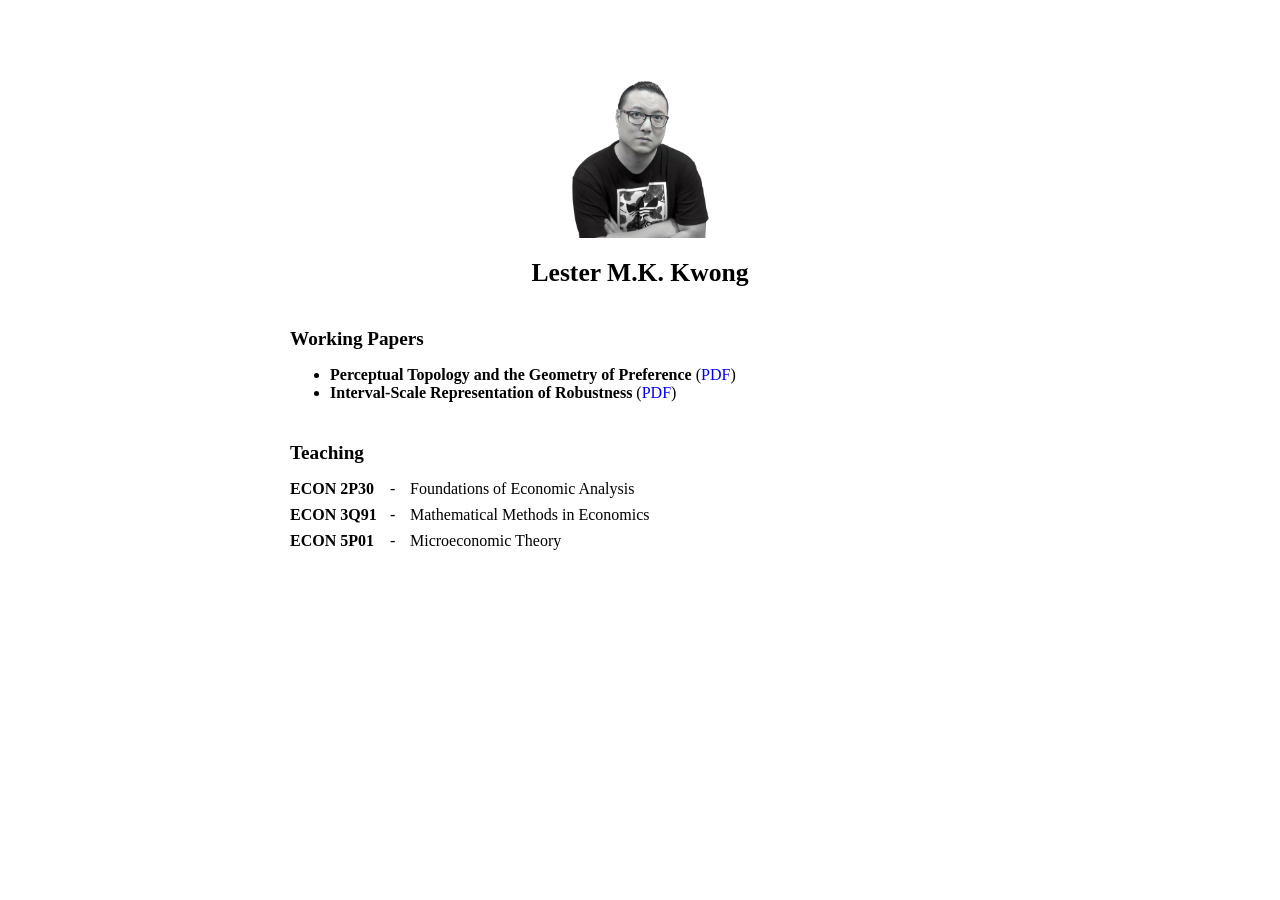
<file: index.html>
<!doctype html>
<html>
  <head>
    <meta charset="utf-8">
    <meta name="robots" content="noindex, nofollow">
    <title>Your Name</title>
    <style>
      body { font-family: serif; max-width: 700px; margin: 60px auto; }
      h1 { font-size: 1.6em; text-align: center; }
      h2 { font-size: 1.2em; margin-top: 40px; }
      a { text-decoration: none; }
      .profile-pic {
        display: block;
        margin: 0 auto 20px;
        width: 160px;
      }
    </style>
  </head>
  <body>

    <img src="me.jpg" alt="Photo of Name" class="profile-pic">

    <h1>Lester M.K. Kwong</h1>   
    <h2>Working Papers</h2>
<ul>
  <li>
    <strong>Perceptual Topology and the Geometry of Preference</strong> (<a href="Kwong_KTopology.pdf">PDF</a>)<br>
  </li>
    <li>
    <strong>Interval-Scale Representation of Robustness</strong> (<a href="Distance_Robustness.pdf">PDF</a>)<br>
  </li>
</ul>

<h2>Teaching</h2>

<style>
  .teaching-list {
    display: grid;
    /* Col 1: Course code, Col 2: Hyphen, Col 3: Title */
    grid-template-columns: 100px 20px 1fr;
    gap: 8px 0; /* 8px vertical gap between rows */
    list-style: none;
    padding-left: 0;
  }

  /* display: contents makes the <li> 'invisible' to the grid 
     so the spans inside can align to the main columns */
  .teaching-list li {
    display: contents;
  }

  .course-code {
    font-weight: bold;
  }
</style>

<ul class="teaching-list">
  <li>
    <span class="course-code">ECON 2P30</span>
    <span>-</span>
    <span>Foundations of Economic Analysis</span>
  </li>
  
  <li>
    <span class="course-code">ECON 3Q91</span>
    <span>-</span>
    <span>Mathematical Methods in Economics</span>
  </li>
  
  <li>
    <span class="course-code">ECON 5P01</span>
    <span>-</span>
    <span>Microeconomic Theory</span>
  </li>
</ul>


</body>
</html>
</file>
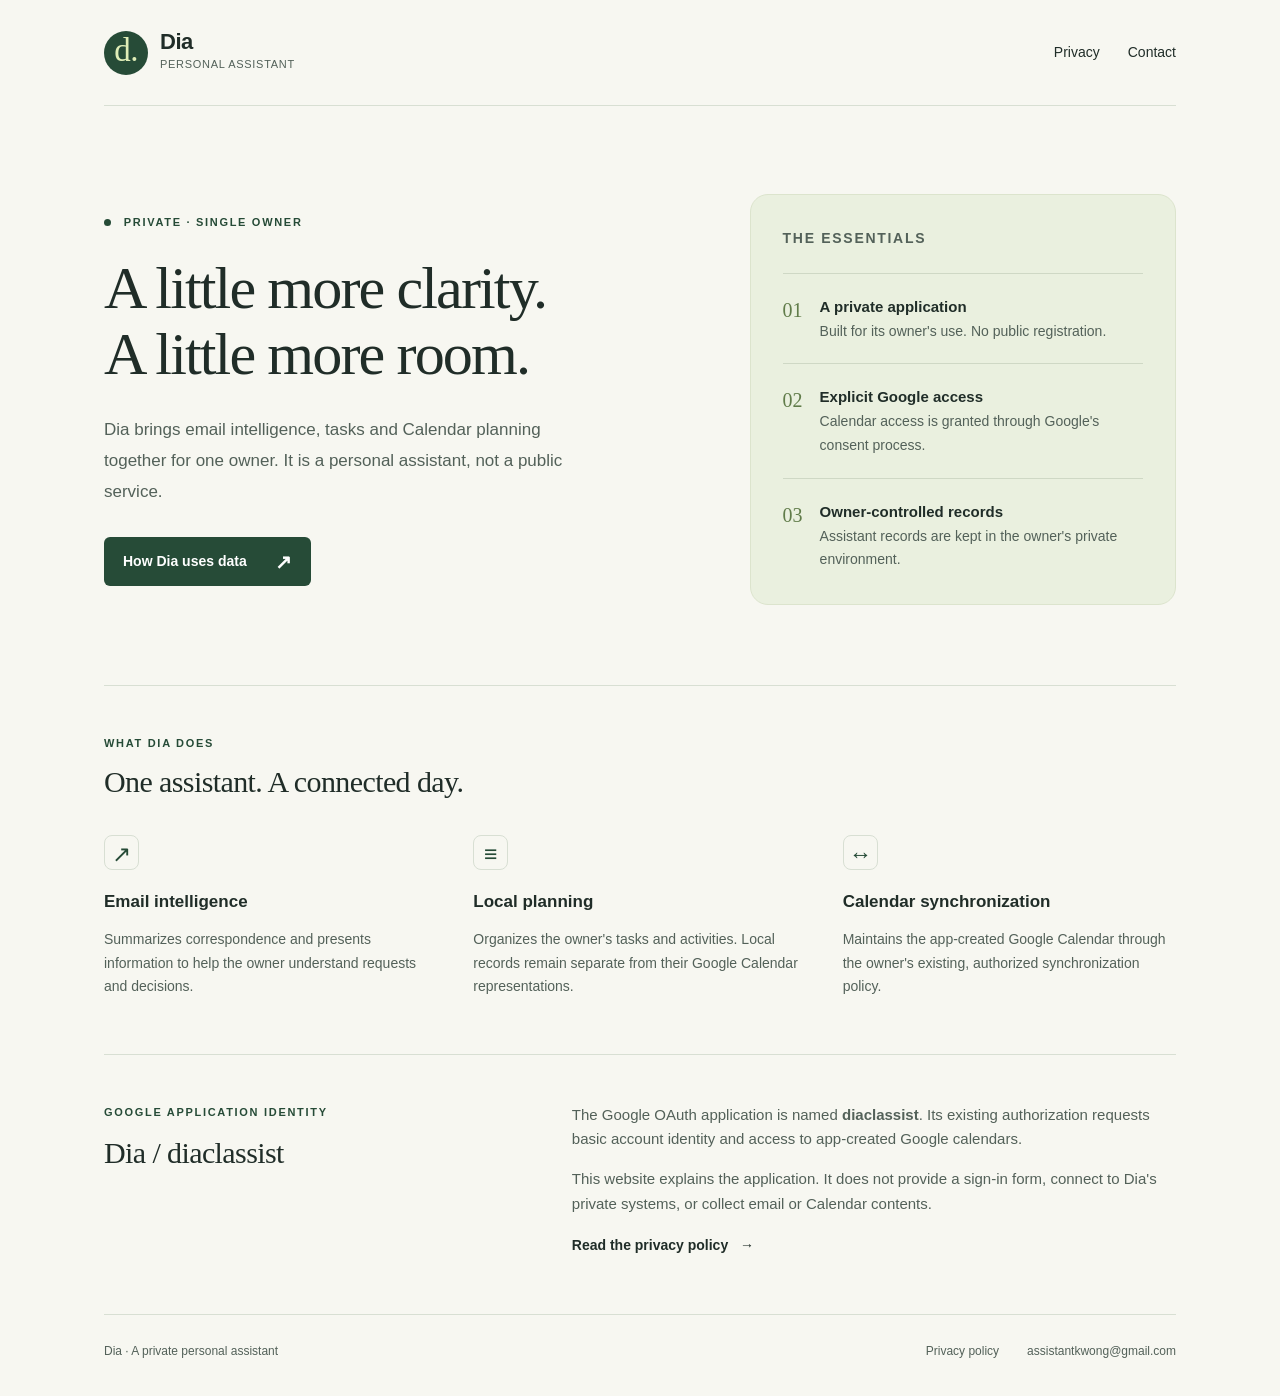
<file: dia/index.html>
<!doctype html>
<html lang="en">
<head>
  <meta charset="utf-8">
  <meta name="viewport" content="width=device-width, initial-scale=1">
  <meta name="description" content="Dia (diaclassist) is a private, single-owner personal assistant for email, planning and Google Calendar synchronization.">
  <meta name="referrer" content="no-referrer">
  <title>Dia · Private personal assistant</title>
  <link rel="stylesheet" href="styles.css">
</head>
<body>
  <a class="skip" href="#main">Skip to content</a>
  <div class="shell">
    <header class="site-header">
      <a class="brand" href="index.html" aria-label="Dia home"><span class="monogram" aria-hidden="true">d.</span><span>Dia<span class="brand-note">Personal assistant</span></span></a>
      <nav aria-label="Main navigation"><a href="privacy.html">Privacy</a><a href="mailto:assistantkwong@gmail.com">Contact</a></nav>
    </header>
    <main id="main">
      <section class="hero" aria-labelledby="title">
        <div>
          <p class="eyebrow"><span class="dot" aria-hidden="true"></span> Private · Single owner</p>
          <h1 id="title">A little more clarity.<br>A little more room.</h1>
          <p class="intro">Dia brings email intelligence, tasks and Calendar planning together for one owner. It is a personal assistant, not a public service.</p>
          <a class="button" href="privacy.html">How Dia uses data <span aria-hidden="true">↗</span></a>
        </div>
        <aside class="principles" aria-label="Application principles">
          <p class="eyebrow">The essentials</p>
          <div><span class="number">01</span><p><strong>A private application</strong><br>Built for its owner's use. No public registration.</p></div>
          <div><span class="number">02</span><p><strong>Explicit Google access</strong><br>Calendar access is granted through Google's consent process.</p></div>
          <div><span class="number">03</span><p><strong>Owner-controlled records</strong><br>Assistant records are kept in the owner's private environment.</p></div>
        </aside>
      </section>
      <section class="features" aria-labelledby="features-title">
        <div class="section-heading"><p class="eyebrow">What Dia does</p><h2 id="features-title">One assistant. A connected day.</h2></div>
        <div class="feature-grid">
          <article><span class="feature-mark" aria-hidden="true">↗</span><h3>Email intelligence</h3><p>Summarizes correspondence and presents information to help the owner understand requests and decisions.</p></article>
          <article><span class="feature-mark" aria-hidden="true">≡</span><h3>Local planning</h3><p>Organizes the owner's tasks and activities. Local records remain separate from their Google Calendar representations.</p></article>
          <article><span class="feature-mark" aria-hidden="true">↔</span><h3>Calendar synchronization</h3><p>Maintains the app-created Google Calendar through the owner's existing, authorized synchronization policy.</p></article>
        </div>
      </section>
      <section class="access" aria-labelledby="access-title">
        <div><p class="eyebrow">Google application identity</p><h2 id="access-title">Dia / diaclassist</h2></div>
        <div><p>The Google OAuth application is named <strong>diaclassist</strong>. Its existing authorization requests basic account identity and access to app-created Google calendars.</p><p>This website explains the application. It does not provide a sign-in form, connect to Dia's private systems, or collect email or Calendar contents.</p><a class="text-link" href="privacy.html">Read the privacy policy <span aria-hidden="true">→</span></a></div>
      </section>
    </main>
    <footer><p>Dia · A private personal assistant</p><div><a href="privacy.html">Privacy policy</a><a href="mailto:assistantkwong@gmail.com">assistantkwong@gmail.com</a></div></footer>
  </div>
</body>
</html>
</file>
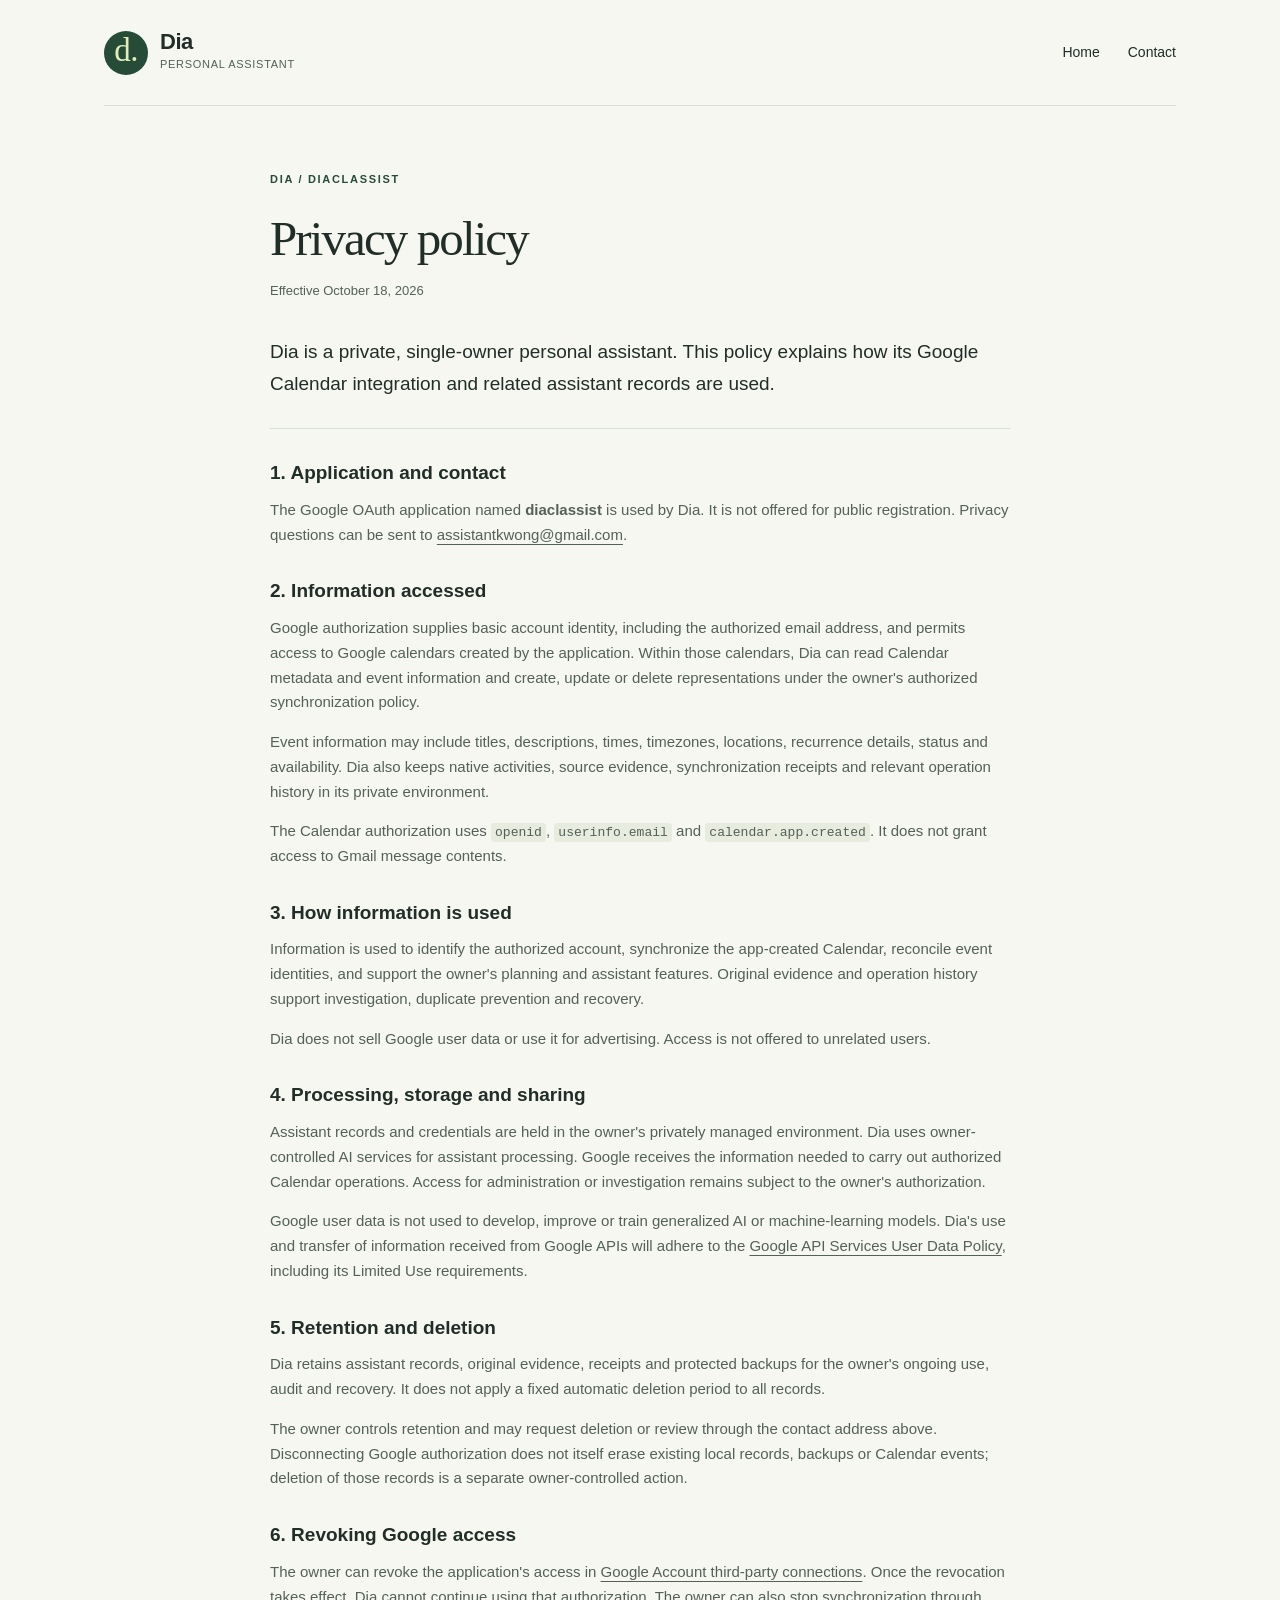
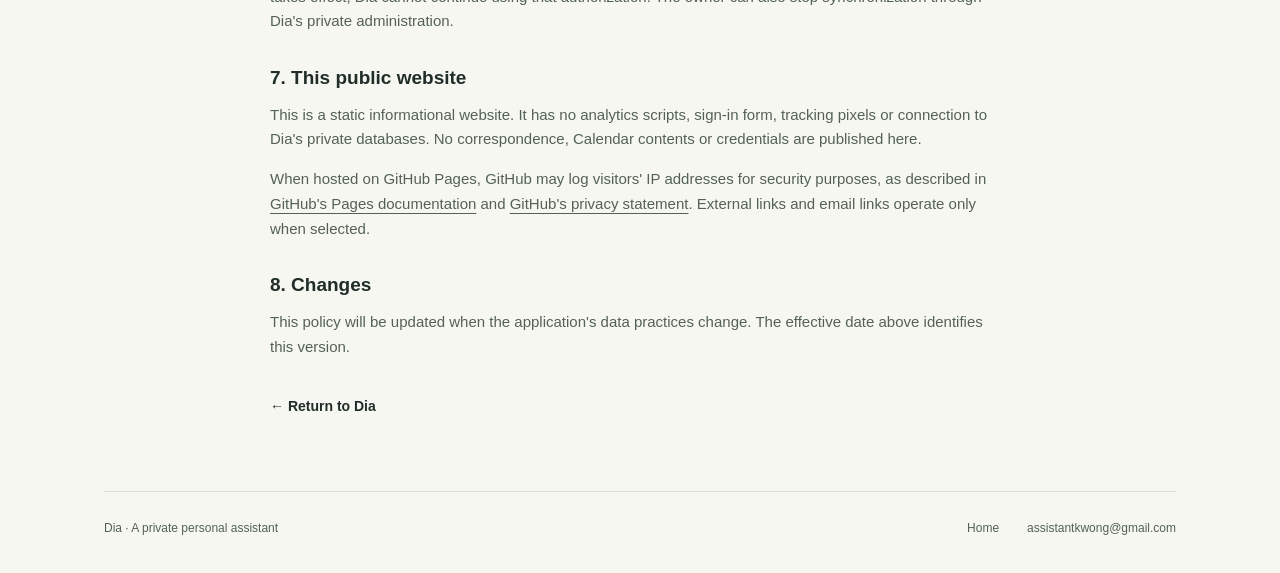
<file: dia/privacy.html>
<!doctype html>
<html lang="en">
<head>
  <meta charset="utf-8">
  <meta name="viewport" content="width=device-width, initial-scale=1">
  <meta name="description" content="Privacy policy for Dia (diaclassist), a private personal assistant and Google Calendar integration.">
  <meta name="referrer" content="no-referrer">
  <title>Privacy policy · Dia</title>
  <link rel="stylesheet" href="styles.css">
</head>
<body>
  <a class="skip" href="#main">Skip to content</a>
  <div class="shell">
    <header class="site-header">
      <a class="brand" href="index.html" aria-label="Dia home"><span class="monogram" aria-hidden="true">d.</span><span>Dia<span class="brand-note">Personal assistant</span></span></a>
      <nav aria-label="Main navigation"><a href="index.html">Home</a><a href="mailto:assistantkwong@gmail.com">Contact</a></nav>
    </header>
    <main id="main" class="policy">
      <p class="eyebrow">Dia / diaclassist</p>
      <h1>Privacy policy</h1>
      <p class="updated">Effective October 18, 2026</p>
      <p class="policy-lead">Dia is a private, single-owner personal assistant. This policy explains how its Google Calendar integration and related assistant records are used.</p>
      <section><h2>1. Application and contact</h2><p>The Google OAuth application named <strong>diaclassist</strong> is used by Dia. It is not offered for public registration. Privacy questions can be sent to <a href="mailto:assistantkwong@gmail.com">assistantkwong@gmail.com</a>.</p></section>
      <section><h2>2. Information accessed</h2><p>Google authorization supplies basic account identity, including the authorized email address, and permits access to Google calendars created by the application. Within those calendars, Dia can read Calendar metadata and event information and create, update or delete representations under the owner's authorized synchronization policy.</p><p>Event information may include titles, descriptions, times, timezones, locations, recurrence details, status and availability. Dia also keeps native activities, source evidence, synchronization receipts and relevant operation history in its private environment.</p><p>The Calendar authorization uses <code>openid</code>, <code>userinfo.email</code> and <code>calendar.app.created</code>. It does not grant access to Gmail message contents.</p></section>
      <section><h2>3. How information is used</h2><p>Information is used to identify the authorized account, synchronize the app-created Calendar, reconcile event identities, and support the owner's planning and assistant features. Original evidence and operation history support investigation, duplicate prevention and recovery.</p><p>Dia does not sell Google user data or use it for advertising. Access is not offered to unrelated users.</p></section>
      <section><h2>4. Processing, storage and sharing</h2><p>Assistant records and credentials are held in the owner's privately managed environment. Dia uses owner-controlled AI services for assistant processing. Google receives the information needed to carry out authorized Calendar operations. Access for administration or investigation remains subject to the owner's authorization.</p><p>Google user data is not used to develop, improve or train generalized AI or machine-learning models. Dia's use and transfer of information received from Google APIs will adhere to the <a href="https://developers.google.com/terms/api-services-user-data-policy" rel="noreferrer">Google API Services User Data Policy</a>, including its Limited Use requirements.</p></section>
      <section><h2>5. Retention and deletion</h2><p>Dia retains assistant records, original evidence, receipts and protected backups for the owner's ongoing use, audit and recovery. It does not apply a fixed automatic deletion period to all records.</p><p>The owner controls retention and may request deletion or review through the contact address above. Disconnecting Google authorization does not itself erase existing local records, backups or Calendar events; deletion of those records is a separate owner-controlled action.</p></section>
      <section><h2>6. Revoking Google access</h2><p>The owner can revoke the application's access in <a href="https://myaccount.google.com/connections" rel="noreferrer">Google Account third-party connections</a>. Once the revocation takes effect, Dia cannot continue using that authorization. The owner can also stop synchronization through Dia's private administration.</p></section>
      <section><h2>7. This public website</h2><p>This is a static informational website. It has no analytics scripts, sign-in form, tracking pixels or connection to Dia's private databases. No correspondence, Calendar contents or credentials are published here.</p><p>When hosted on GitHub Pages, GitHub may log visitors' IP addresses for security purposes, as described in <a href="https://docs.github.com/en/pages/getting-started-with-github-pages/what-is-github-pages#data-collection" rel="noreferrer">GitHub's Pages documentation</a> and <a href="https://docs.github.com/en/site-policy/privacy-policies/github-general-privacy-statement" rel="noreferrer">GitHub's privacy statement</a>. External links and email links operate only when selected.</p></section>
      <section><h2>8. Changes</h2><p>This policy will be updated when the application's data practices change. The effective date above identifies this version.</p></section>
      <a class="text-link" href="index.html">← Return to Dia</a>
    </main>
    <footer><p>Dia · A private personal assistant</p><div><a href="index.html">Home</a><a href="mailto:assistantkwong@gmail.com">assistantkwong@gmail.com</a></div></footer>
  </div>
</body>
</html>
</file>
<file: dia/styles.css>
:root{color-scheme:light;--paper:#f7f7f1;--ink:#202d28;--muted:#536159;--line:#d8dfd3;--green:#264b37;--lime:#dfedb7;--white:#fff}
*{box-sizing:border-box}html{scroll-behavior:smooth}body{margin:0;background:var(--paper);color:var(--ink);font-family:-apple-system,BlinkMacSystemFont,"Segoe UI",sans-serif;line-height:1.65;font-size:16px}a{color:inherit;text-underline-offset:4px}a:focus-visible{outline:3px solid #657e33;outline-offset:5px}.shell{max-width:1160px;margin:auto;padding:0 44px}.skip{position:absolute;left:16px;top:-100px;background:var(--white);padding:8px 16px;z-index:2}.skip:focus{top:8px}.site-header{display:flex;align-items:center;justify-content:space-between;gap:20px;padding:30px 0;border-bottom:1px solid var(--line)}.brand{display:flex;align-items:center;gap:12px;font-size:22px;font-weight:650;text-decoration:none;line-height:1.1;letter-spacing:-.5px}.brand-note{display:block;font-size:11px;line-height:1.9;letter-spacing:.7px;text-transform:uppercase;font-weight:500;color:var(--muted)}.monogram{display:grid;place-items:center;width:44px;height:44px;border-radius:50%;background:var(--green);color:var(--lime);font-family:Georgia,serif;font-size:33px;font-weight:400;padding-bottom:4px}nav,footer div{display:flex;gap:28px}nav a{font-size:14px;text-decoration:none}nav a:hover,.text-link:hover{color:var(--green);text-decoration:underline}.hero{padding:88px 0 80px;display:grid;grid-template-columns:1.35fr 1fr;gap:70px;align-items:center}.eyebrow{text-transform:uppercase;letter-spacing:1.7px;font-size:11px;font-weight:650;color:var(--green);margin:0 0 24px}.dot{display:inline-block;width:7px;height:7px;margin-right:8px;border-radius:50%;background:var(--green)}h1,h2,h3,p{margin-top:0}h1{font-family:Georgia,"Times New Roman",serif;font-weight:400;font-size:clamp(38px,4.7vw,61px);line-height:1.1;letter-spacing:-1.9px;margin-bottom:28px}.intro{font-size:17px;max-width:490px;color:var(--muted);line-height:1.8;margin-bottom:30px}.button{display:inline-flex;align-items:center;gap:28px;background:var(--green);color:var(--white);padding:13px 19px;border-radius:6px;text-decoration:none;font-size:14px;font-weight:600}.button:hover{background:#1c3929}.button span{font-size:20px;line-height:1}.principles{background:#eaf0df;padding:32px;border-radius:18px;border:1px solid #dce4cd}.principles .eyebrow{margin-bottom:22px}.principles>div{display:flex;gap:17px;padding-top:20px;margin-top:20px;border-top:1px solid #cfd8c5}.principles p{font-size:14px;line-height:1.7;margin-bottom:0;color:var(--muted)}.principles strong{font-size:15px;color:var(--ink);font-weight:600}.number{font-family:Georgia,serif;font-size:20px;color:#617c4a}.features{border-top:1px solid var(--line);padding:48px 0 56px}.section-heading .eyebrow{margin-bottom:10px}h2{font-family:Georgia,"Times New Roman",serif;font-size:30px;font-weight:400;letter-spacing:-.6px;line-height:1.3}.feature-grid{display:grid;grid-template-columns:repeat(3,1fr);gap:36px;margin-top:34px}.feature-mark{display:grid;place-items:center;width:35px;height:35px;border:1px solid var(--line);border-radius:8px;font-size:23px;margin-bottom:18px;color:var(--green)}h3{font-size:17px;font-weight:600;margin-bottom:12px}.feature-grid p{font-size:14px;color:var(--muted);margin-bottom:0}.access{border-top:1px solid var(--line);padding:48px 0 56px;display:grid;grid-template-columns:1fr 1.5fr;gap:65px}.access .eyebrow{margin-bottom:12px}.access p:not(.eyebrow){color:var(--muted);font-size:15px}.text-link{font-size:14px;font-weight:600;text-decoration:none}.text-link span{margin-left:8px}footer{border-top:1px solid var(--line);padding:27px 0 34px;display:flex;justify-content:space-between;gap:20px;font-size:12px;color:var(--muted)}footer p{margin:0}footer a{text-decoration:none}footer a:hover{text-decoration:underline}.policy{max-width:740px;margin:0 auto;padding:64px 0 72px}.policy h1{font-size:49px;margin-bottom:14px}.updated{font-size:13px;color:var(--muted);margin-bottom:34px}.policy-lead{font-size:19px;line-height:1.7;padding-bottom:28px;border-bottom:1px solid var(--line)}.policy section{margin-top:32px}.policy h2{font-family:inherit;font-size:19px;letter-spacing:0;font-weight:600;margin-bottom:12px}.policy section p{font-size:15px;color:var(--muted)}code{font-size:.87em;background:#e8ecdf;border-radius:3px;padding:2px 4px;overflow-wrap:anywhere}.policy>.text-link{display:inline-block;margin-top:20px}
@media(max-width:800px){.shell{padding:0 26px}.hero{gap:32px;padding:58px 0;grid-template-columns:1fr}.intro{max-width:600px}.principles{padding:26px}.feature-grid{gap:25px}.access{gap:30px}footer{flex-direction:column;gap:10px}}
@media(max-width:520px){.shell{padding:0 20px}.site-header{padding:22px 0}nav{gap:17px}nav a{font-size:13px}.brand-note{font-size:9px}.hero{padding:46px 0;gap:35px}h1{letter-spacing:-1.1px;font-size:41px}.intro{font-size:16px}.eyebrow{font-size:10px}.feature-grid{grid-template-columns:1fr;gap:30px}.feature-mark{float:left;margin:0 15px 8px 0}.feature-grid h3{padding-top:3px;margin-bottom:10px}.feature-grid p{clear:both}.features{padding:35px 0}.access{grid-template-columns:1fr;gap:6px;padding:35px 0}h2{font-size:28px}.policy{padding:40px 0 50px}.policy h1{font-size:39px}.policy-lead{font-size:17px}footer div{flex-wrap:wrap;gap:8px 20px}footer{font-size:11px}}
@media(prefers-reduced-motion:reduce){html{scroll-behavior:auto}}
</file>
